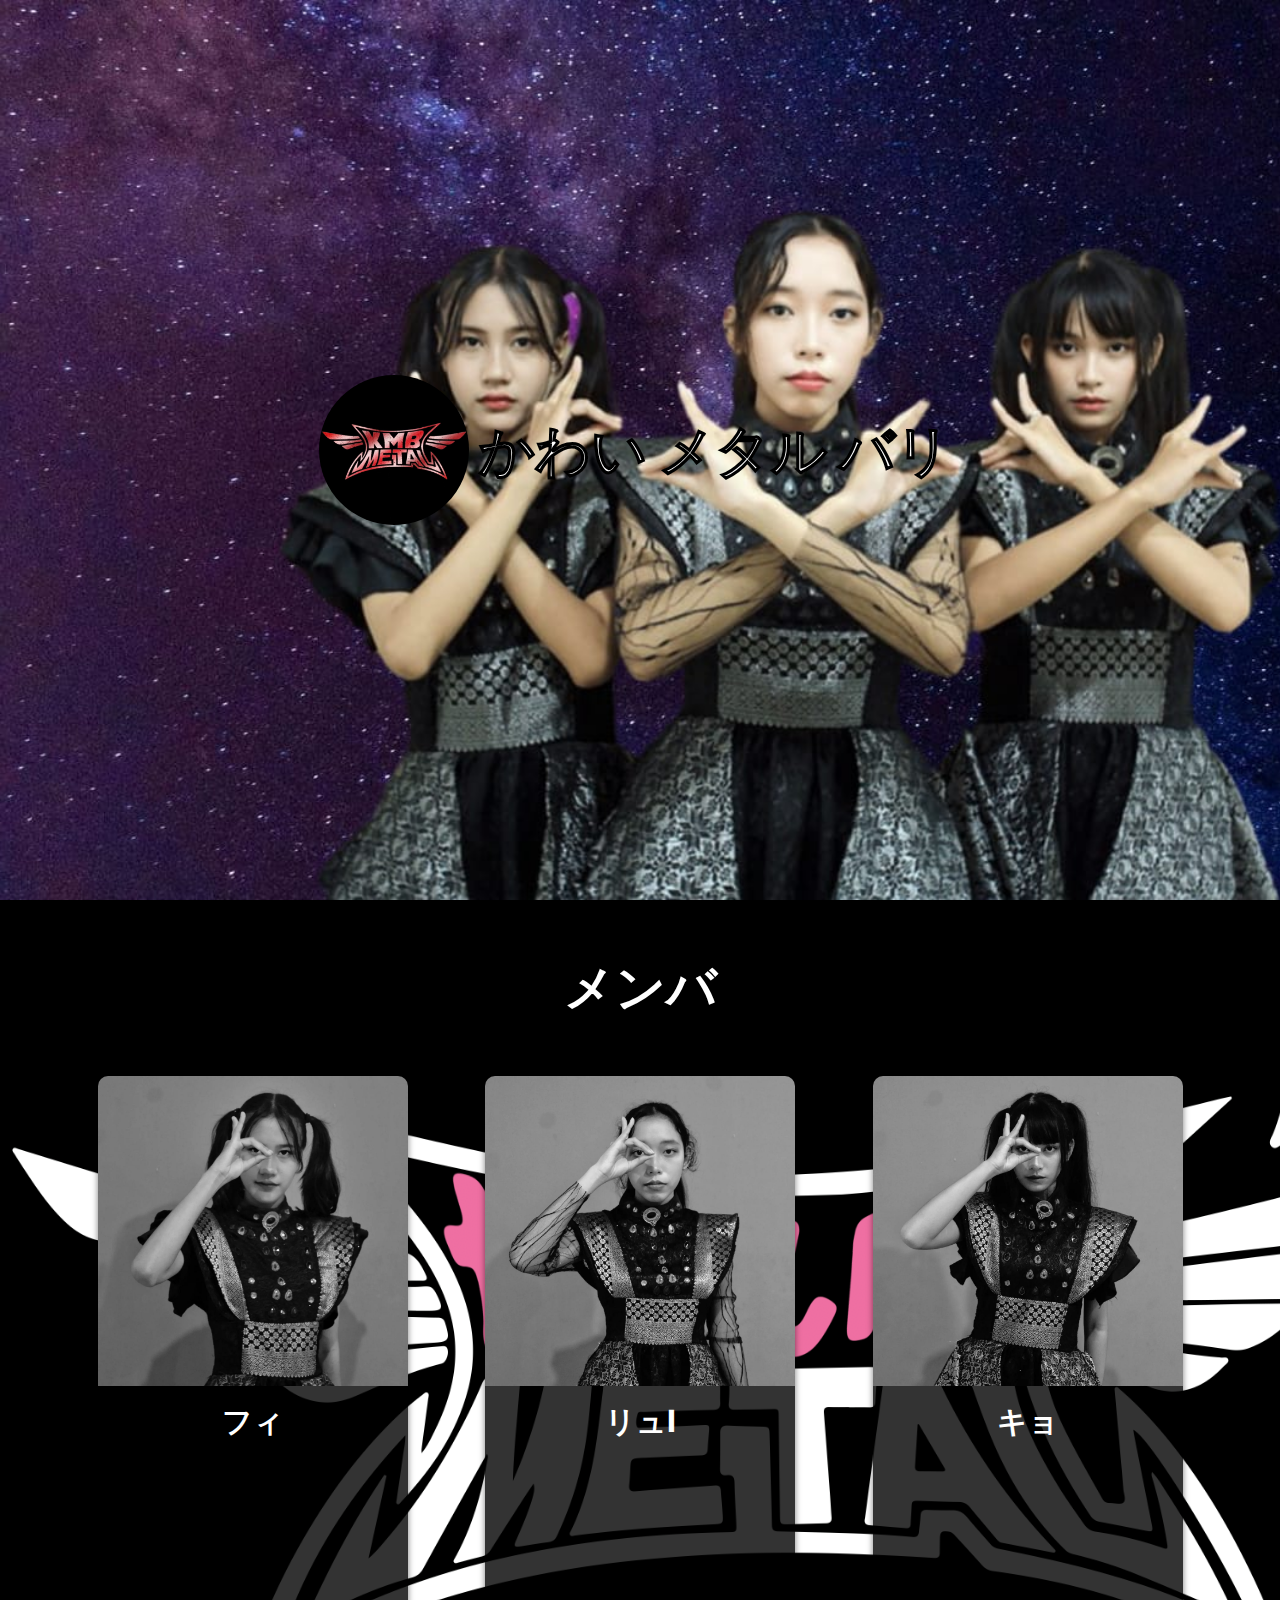
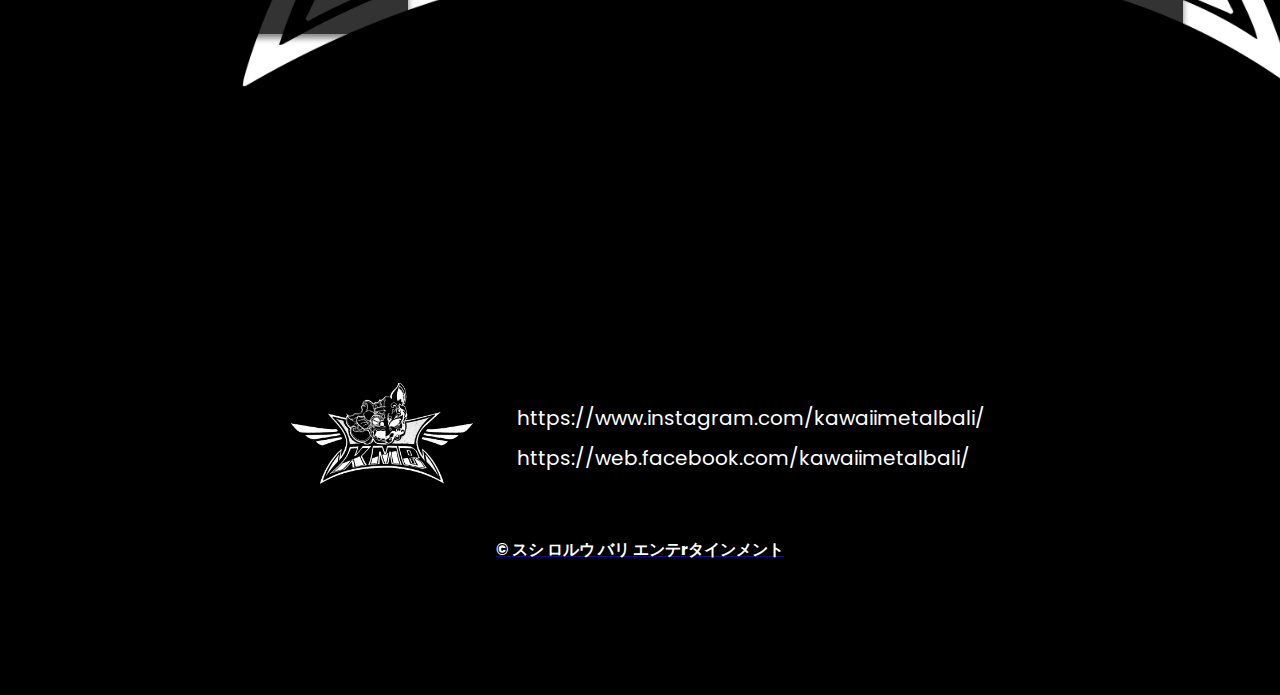
<file: kwb.html>
<!DOCTYPE html>
<html lang="en">
  <head>
    <meta charset="UTF-8" />
    <meta name="viewport" content="width=device-width, initial-scale=1.0" />
    <link rel="icon" href="asset/img/kwb/bg-2.jpg" />
    <link rel="preconnect" href="https://fonts.googleapis.com" />
    <link rel="preconnect" href="https://fonts.gstatic.com" crossorigin />
    <link
      href="https://fonts.googleapis.com/css2?family=Poppins:wght@400;500;600;700&display=swap"
      rel="stylesheet"
    />
    <link
      rel="stylesheet"
      href="https://cdnjs.cloudflare.com/ajax/libs/font-awesome/6.4.2/css/all.min.css"
      integrity="sha512-z3gLpd7yknf1YoNbCzqRKc4qyor8gaKU1qmn+CShxbuBusANI9QpRohGBreCFkKxLhei6S9CQXFEbbKuqLg0DA=="
      crossorigin="anonymous"
      referrerpolicy="no-referrer"
    />
    <link rel="stylesheet" href="asset/css/kwb.css" />
    <title>かわい メタル バリ</title>
  </head>
  <body>
    <header>
      <div class="container-header">
        <img src="asset/img/kwb/bg-2.jpg" alt="" />
        <a href="#part"><h1>かわい メタル バリ</h1></a>
      </div>
    </header>
    <!-- member -->
    <div class="members" id="part">
      <div class="container">
        <div class="title">メンバ</div>
        <div class="member">
          <section class="profile">
            <div class="imgwrap">
              <img src="asset/img/kwb/member/sovi.jpg" alt="" />
              <img
                src="asset/img/kwb/member/vii-metal.jpg"
                class="hover-img"
                alt=""
              />
            </div>
            <div class="cardwrap">
              <h3>フィ</h3>
            </div>
            <a href="https://www.instagram.com/sovi__aa/" target="_blank">
              <i class="fa-brands fa-instagram logo"></i>
            </a>
          </section>
          <section class="profile">
            <div class="imgwrap">
              <img src="asset/img/kwb/member/ruu.jpg" alt="" />
              <img
                src="asset/img/kwb/member/ruu-metal.jpg"
                class="hover-img"
                alt=""
              />
            </div>
            <div class="cardwrap">
              <h3>リュl</h3>
            </div>
            <a href="https://www.instagram.com/artelune_s/" target="_blank">
              <i class="fa-brands fa-instagram logo"></i>
            </a>
          </section>
          <section class="profile">
            <div class="imgwrap">
              <img src="asset/img/kwb/member/kyo.jpg" alt="" />
              <img
                src="asset/img/kwb/member/kyo-metal.jpg"
                class="hover-img"
                alt=""
              />
            </div>
            <div class="cardwrap">
              <h3>キョ</h3>
            </div>
            <a href="https://www.instagram.com/kyooo_miii/" target="_blank">
              <i class="fa-brands fa-instagram logo"></i>
            </a>
          </section>
        </div>
      </div>
    </div>
    <!-- end -->

    <!-- footer -->
    <div class="footer">
      <footer>
        <div class="container">
          <div class="incontainer">
            <img src="asset/img/kwb/kwb.png" alt="" class="logo" />
            <div class="social">
              <ul>
                <li>
                  <i class="fa-brands fa-instagram"></i>
                  <a
                    href="https://www.instagram.com/kawaiimetalbali/"
                    target="_blank"
                    >https://www.instagram.com/kawaiimetalbali/</a
                  >
                </li>
                <li>
                  <i class="fa-brands fa-facebook"></i>
                  <a
                    target="_blank"
                    href="https://web.facebook.com/kawaiimetalbali/"
                    >https://web.facebook.com/kawaiimetalbali/</a
                  >
                </li>
              </ul>
            </div>
          </div>
          <a href="https://www.instagram.com/sushirollbali">
            <h4>&copy; スシ ロルウ バリ エンテrタインメント</h4>
          </a>
        </div>
      </footer>
    </div>
  </body>
</html>
</file>
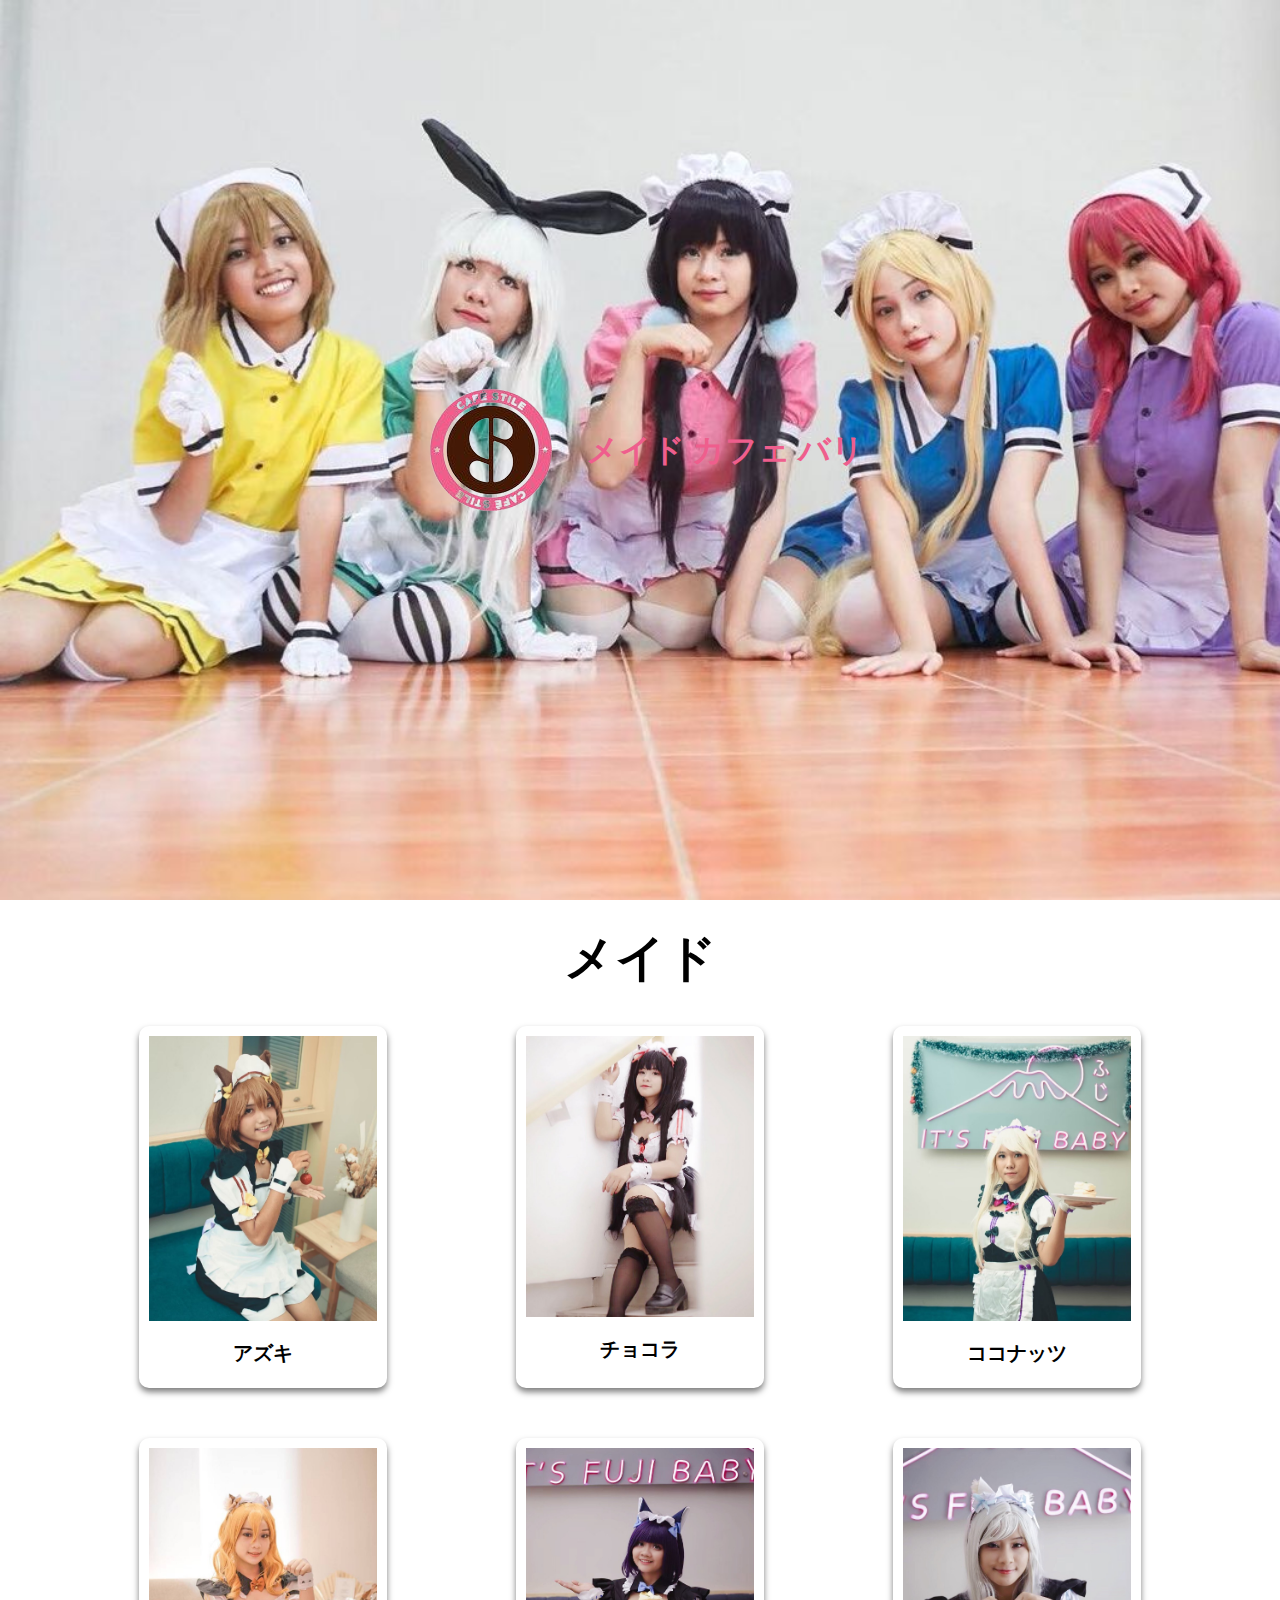
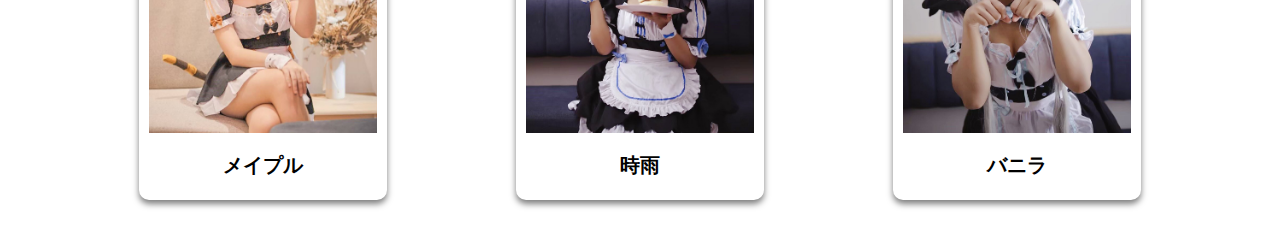
<file: maidcafe.html>
<!DOCTYPE html>
<html lang="en">
  <head>
    <meta charset="UTF-8" />
    <meta name="viewport" content="width=device-width, initial-scale=1.0" />
    <link rel="icon" href="asset/img/maidcafe/original-logo.jpg" />
    <link rel="preconnect" href="https://fonts.googleapis.com" />
    <link rel="preconnect" href="https://fonts.gstatic.com" crossorigin />
    <link
      href="https://fonts.googleapis.com/css2?family=Poppins:wght@400;500;600;700&display=swap"
      rel="stylesheet"
    />
    <link
      rel="stylesheet"
      href="https://cdnjs.cloudflare.com/ajax/libs/font-awesome/6.4.2/css/all.min.css"
      integrity="sha512-z3gLpd7yknf1YoNbCzqRKc4qyor8gaKU1qmn+CShxbuBusANI9QpRohGBreCFkKxLhei6S9CQXFEbbKuqLg0DA=="
      crossorigin="anonymous"
      referrerpolicy="no-referrer"
    />
    <link rel="stylesheet" href="asset/css/maidcafe.css" />
    <title>メイド カフェ バリ</title>
  </head>
  <body>
    <header>
      <div class="container-header">
        <img src="asset/img/maidcafe/maid-cafe-logo.png" alt="" />
        <h1>メイド カフェ バリ</h1>
        <div class="navbar"></div>
      </div>
    </header>
    <!--  -->

    <!-- member -->
    <div class="members">
      <div class="container">
        <div class="title">メイド</div>
        <div class="member">
          <section class="profile">
            <div class="imgwrap">
              <img src="asset/img/maidcafe/member/Azuki_アズキ.jpg" alt="" />
            </div>
            <div class="card">
              <h3>アズキ</h3>
            </div>
          </section>
          <section class="profile">
            <div class="imgwrap">
              <img
                src="asset/img/maidcafe/member/Chocola_チョコラ.jpg"
                alt=""
              />
            </div>
            <div class="card">
              <h3>チョコラ</h3>
            </div>
          </section>
          <section class="profile">
            <div class="imgwrap">
              <img
                src="asset/img/maidcafe/member/kokonat_ココナッツ.jpg"
                alt=""
              />
            </div>
            <div class="card">
              <h3>ココナッツ</h3>
            </div>
          </section>
        </div>

        <div class="member">
          <section class="profile">
            <div class="imgwrap">
              <img src="asset/img/maidcafe/member/Maple_メイプル.jpg" alt="" />
            </div>
            <div class="card">
              <h3>メイプル</h3>
            </div>
          </section>
          <section class="profile">
            <div class="imgwrap">
              <img src="asset/img/maidcafe/member/Shigure_時雨.jpg" alt="" />
            </div>
            <div class="card">
              <h3>時雨</h3>
            </div>
          </section>
          <section class="profile">
            <div class="imgwrap">
              <img src="asset/img/maidcafe/member/Vanilla_バニラ.jpg" alt="" />
            </div>
            <div class="card">
              <h3>バニラ</h3>
            </div>
          </section>
        </div>
      </div>
    </div>
    <!-- end -->
  </body>
</html>
</file>
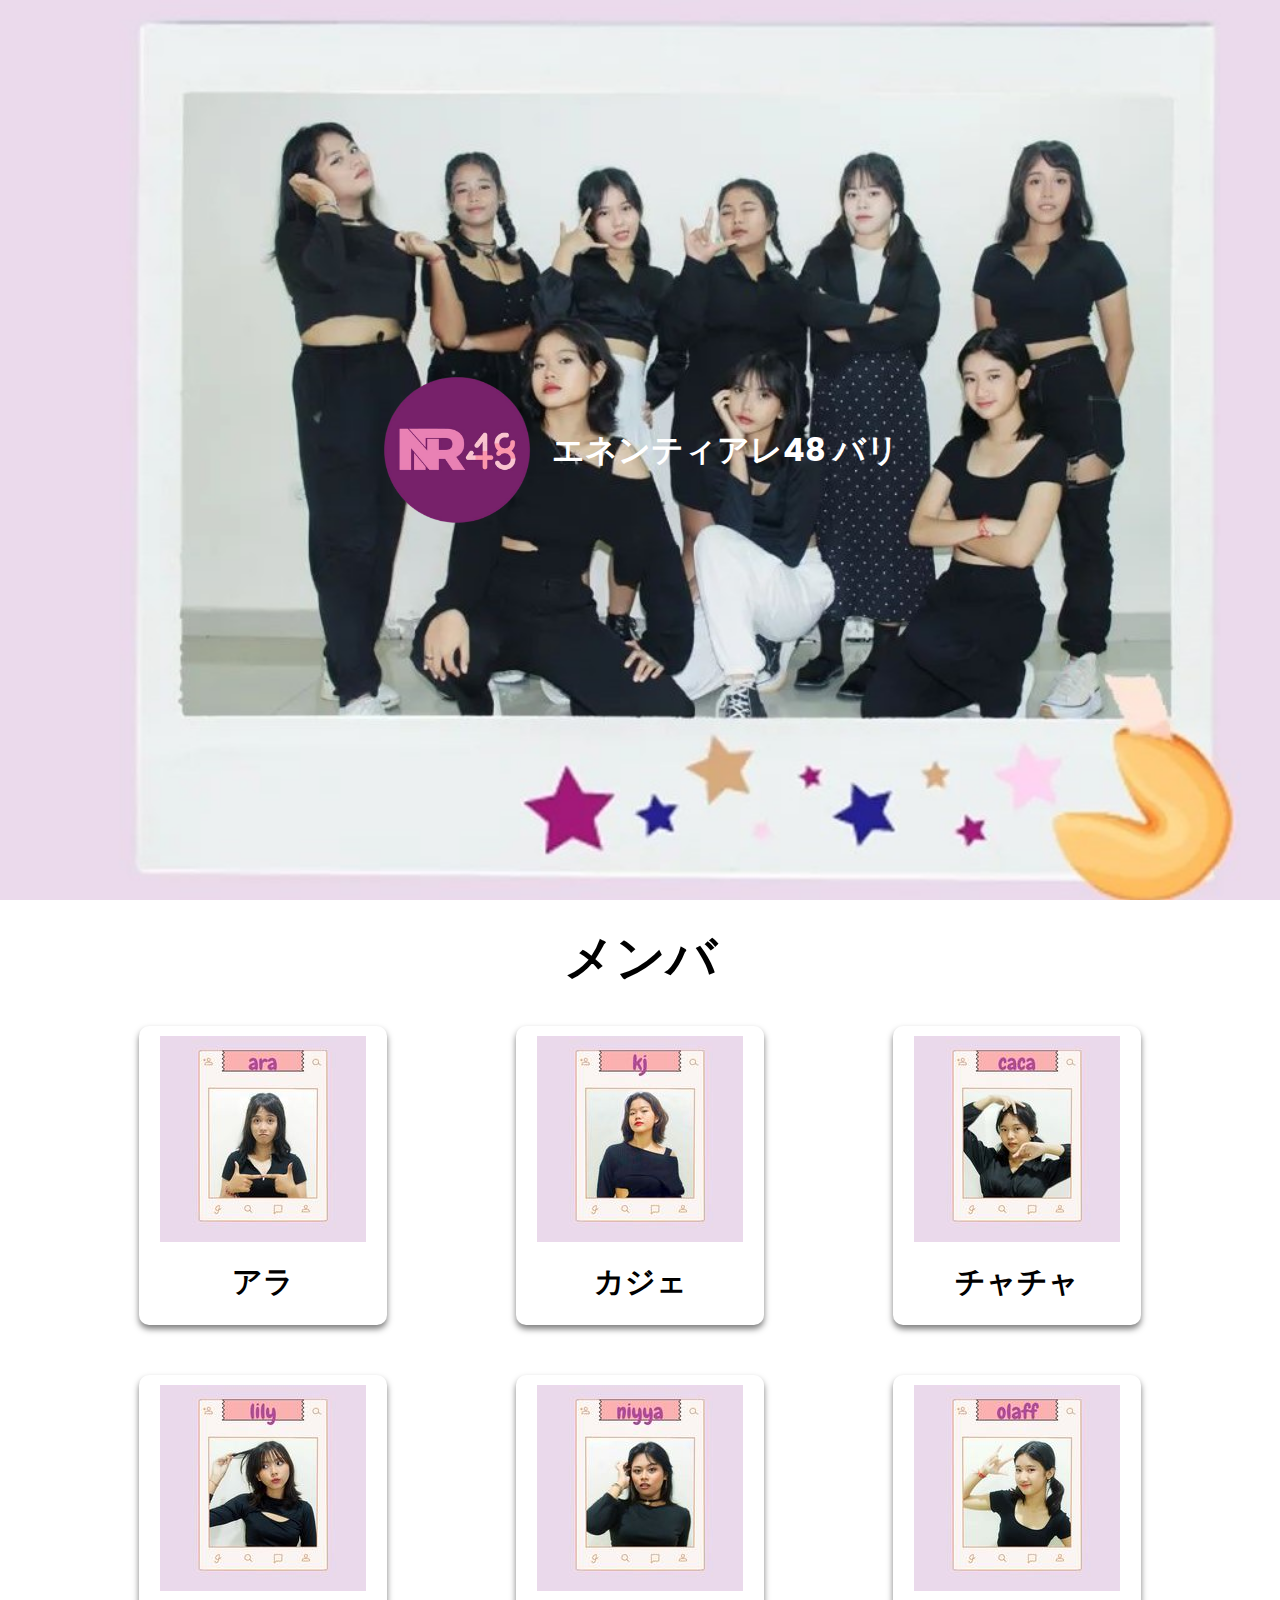
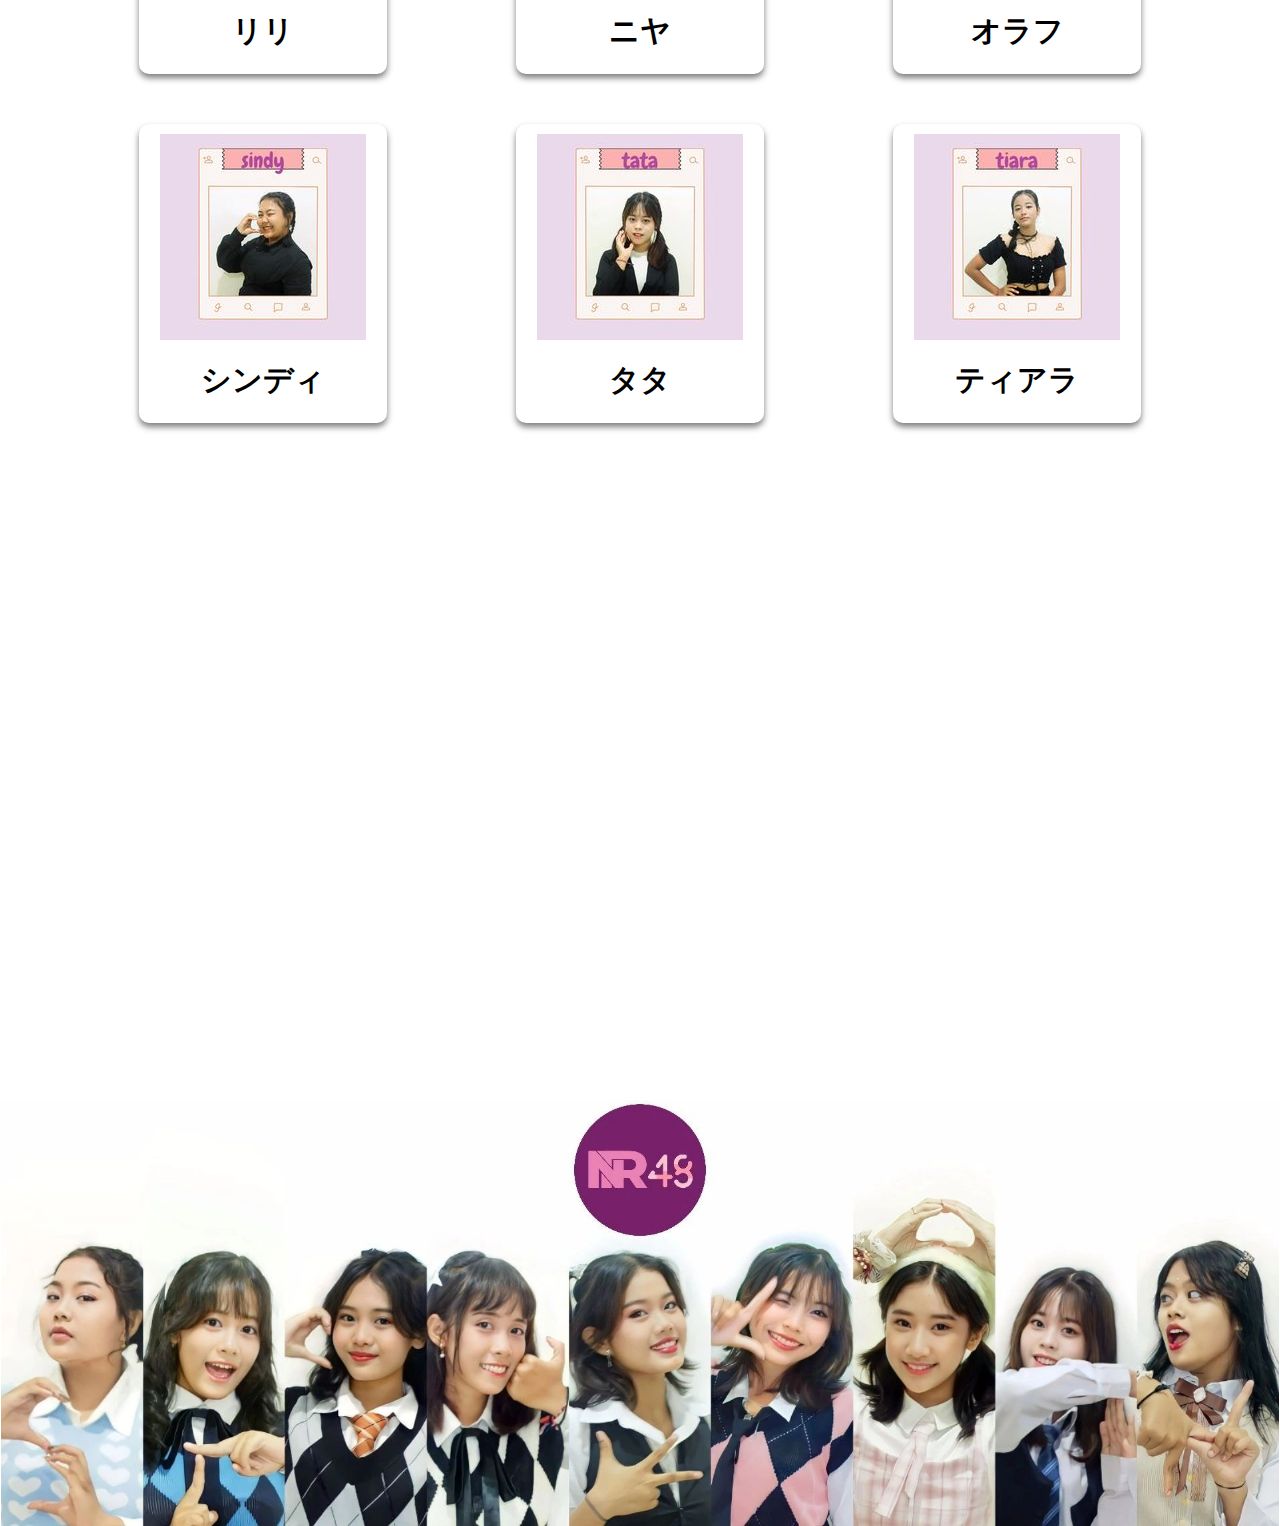
<file: ntr.html>
<!DOCTYPE html>
<html lang="en">
  <head>
    <meta charset="UTF-8" />
    <meta name="viewport" content="width=device-width, initial-scale=1.0" />
    <link rel="icon" href="asset/img/ntr/ntr.png" />
    <link rel="preconnect" href="https://fonts.googleapis.com" />
    <link rel="preconnect" href="https://fonts.gstatic.com" crossorigin />
    <link
      href="https://fonts.googleapis.com/css2?family=Poppins:wght@400;500;600;700&display=swap"
      rel="stylesheet"
    />
    <link
      rel="stylesheet"
      href="https://cdnjs.cloudflare.com/ajax/libs/font-awesome/6.4.2/css/all.min.css"
      integrity="sha512-z3gLpd7yknf1YoNbCzqRKc4qyor8gaKU1qmn+CShxbuBusANI9QpRohGBreCFkKxLhei6S9CQXFEbbKuqLg0DA=="
      crossorigin="anonymous"
      referrerpolicy="no-referrer"
    />
    <link rel="stylesheet" href="asset/css/ntr.css" />
    <title>ネンティアレ48</title>
  </head>
  <body>
    <header>
      <div class="container-header">
        <img src="asset/img/ntr/ntr.png" alt="" />
        <h1>エネンティアレ48 バリ</h1>
        <div class="navbar"></div>
      </div>
    </header>
    <!--  -->

    <!-- member -->
    <div class="members">
      <div class="container">
        <div class="title">メンバ</div>
        <div class="member">
          <section class="profile">
            <div class="imgwrap">
              <img src="asset/img/ntr/member/ara-ntr.jpg" alt="" />
            </div>
            <div class="card">
              <h3>アラ</h3>
              <div class="social">
                <li>
                  <a href="https://www.instagram.com/miraahp/" target="_blank">
                    <i class="fa-brands fa-instagram"></i>
                  </a>
                </li>
              </div>
            </div>
          </section>
          <section class="profile">
            <div class="imgwrap">
              <img src="asset/img/ntr/member/jk-ntr.jpg" alt="" />
            </div>
            <div class="card">
              <h3>カジェ</h3>
              <div class="social">
                <li>
                  <a
                    href="https://www.instagram.com/kiranajuarez/"
                    target="_blank"
                  >
                    <i class="fa-brands fa-instagram" class="logo"></i>
                  </a>
                </li>
              </div>
            </div>
          </section>
          <section class="profile">
            <div class="imgwrap">
              <img src="asset/img/ntr/member/caca-ntr.jpg" alt="" />
            </div>
            <div class="card">
              <h3>チャチャ</h3>
              <div class="social">
                <li>
                  <a
                    href="https://www.instagram.com/cacafilles/"
                    target="_blank"
                  >
                    <i class="fa-brands fa-instagram"></i>
                  </a>
                </li>
              </div>
            </div>
          </section>
        </div>

        <div class="member">
          <section class="profile">
            <div class="imgwrap">
              <img src="asset/img/ntr/member/lily-ntr.jpg" alt="" />
            </div>
            <div class="card">
              <h3>リリ</h3>
              <div class="social">
                <li>
                  <a
                    href="https://www.instagram.com/__liliaa.a/"
                    target="_blank"
                  >
                    <i class="fa-brands fa-instagram"></i>
                  </a>
                </li>
              </div>
            </div>
          </section>
          <section class="profile">
            <div class="imgwrap">
              <img src="asset/img/ntr/member/miyya-ntr.jpg" alt="" />
            </div>
            <div class="card">
              <h3>ニヤ</h3>
              <div class="social">
                <li>
                  <a href=https://www.instagram.com/vaniiananta/" target="_blank">
                    <i class="fa-brands fa-instagram" class="logo"></i>
                  </a>
                </li>
              </div>
            </div>
          </section>
          <section class="profile">
            <div class="imgwrap">
              <img src="asset/img/ntr/member/olaf-ntr.jpg" alt="" />
            </div>
            <div class="card">
              <h3>オラフ</h3>
              <div class="social">
                <li>
                  <a href="https://www.instagram.com/da1jin/" target="_blank">
                    <i class="fa-brands fa-instagram"></i>
                  </a>
                </li>
              </div>
            </div>
          </section>
        </div>

        <div class="member">
          <section class="profile">
            <div class="imgwrap">
              <img src="asset/img/ntr/member/sindy-ntr.jpg" alt="" />
            </div>
            <div class="card">
              <h3>シンディ</h3>
              <div class="social">
                <li>
                  <a href="https://www.instagram.com/ptusiniantarii._/" target="_blank">
                    <i class="fa-brands fa-instagram"></i>
                  </a>
                </li>
              </div>
            </div>
          </section>
          <section class="profile">
            <div class="imgwrap">
              <img src="asset/img/ntr/member/tata-ntr.jpg" alt="" />
            </div>
            <div class="card">
              <h3>タタ</h3>
              <div class="social">
                <li>
                  <a href="https://www.instagram.com/cloudpje89/" target="_blank">
                    <i class="fa-brands fa-instagram" class="logo"></i>
                  </a>
                </li>
              </div>
            </div>
          </section>
          <section class="profile">
            <div class="imgwrap">
              <img src="asset/img/ntr/member/tiara-ntr.jpg" alt="" />
            </div>
            <div class="card">
              <h3>ティアラ</h3>
              <div class="social">
                <li>
                  <a href="#">
                    <i class="fa-brands fa-instagram"></i>
                  </a>
                </li>
              </div>
            </div>
          </section>
        </div>
      </div>
    </div>
    <!-- end -->
    <div class="album">
      <div class="container-img">
        <img src="asset/img/ntr/abm-1.jpg" alt="">
        <img src="asset/img/ntr/abm-2.jpg" alt="">
        <img src="asset/img/ntr/abm-3.jpg" alt="">
      </div>
    </div>
  </body>
</html>
</file>
<file: asset/css/kwb.css>
* {
  padding: 0;
  margin: 0;
  box-sizing: border-box;
  font-family: "Poppins", sans-serif;
}

.container-header {
  width: 100%;
  height: 100vh;
  background-repeat: no-repeat;
  background-size: cover;
  background-image: url("../img/kwb/kwb-bg.jpg");
  background-attachment: fixed;
  display: flex;
  align-items: center;
  justify-content: center;
}

.container-header img {
  width: 150px;
  border-radius: 50%;
}

.container-header a {
  list-style: none;
  text-decoration: none;
  font-family: "Poppins", sans-serif;
}

.container-header h1 {
  font-size: 55px;
  color: white;
  padding: 10px;
  font-weight: bold;
  -webkit-text-stroke: 1.5px black;
}

.members {
  width: 100%;
  height: 110vh;
  background: url("../img/kwb/kwb.jpg");
  background-size: cover;
  background-repeat: no-repeat;
}

.members {
  padding: 20px;
}

.container .title {
  text-align: center;
  font-size: 50px;
  font-weight: bold;
  color: white;
  margin-top: 30px;
  margin-bottom: 30px;
}

.container .member {
  padding-top: 20px;
  display: flex;
  justify-content: space-evenly;
}

.container .member .profile {
  text-align: center;
  position: relative;
  display: inline-block;
  width: 25%;
  height: 62vh;
  overflow: hidden;
  background: rgba(0, 0, 0, 0.8);
  border-radius: 10px;
  box-shadow: 0 4px 6px rgba(0, 0, 0, 0.508);
  transition: all 0.3s ease;
}

.container .member .profile img {
  width: 100%;
  border-radius: 10 0;
  transition: all linear 0.7s;
}

/* hover img */

.container .member .profile img.hover-img {
  width: 100%;
  border-radius: 10 0;
  position: absolute;
  opacity: 0;
}

.container .member .profile:hover img {
  position: absolute;
  top: 0;
  left: 0;
  opacity: 0;
}

.container .member .profile:hover img.hover-img {
  position: relative;
  opacity: 1;
}

/* end hover img*/

.container .member .profile {
  font-size: 30px;
  list-style: none;
  text-decoration: none;
}

.container .member .profile .cardwrap h3 {
  font-weight: bold;
  color: white;
  font-size: 30px;
  opacity: 1;
}

.container .member .profile:hover h3 {
  position: absolute;
  top: 0;
  left: 0;
  opacity: 0;
}

.container .member .profile a i {
  color: white;
  font-size: 50px;
  opacity: 0;
}

.container .member .profile:hover a i {
  opacity: 1;
}

/* end--- ngide dikit wkwk */

.footer {
  width: 100%;
  height: 45vh;
  background-color: black;
  color: white;
  padding-top: 90px;
}

.footer .container h4 {
  color: white;
  padding-top: 50px;
  text-align: center;
}

.footer .container h4:hover {
  color: #fe6100;
  font-weight: bold;
}

.container .incontainer img {
  width: 15%;
}

.container .incontainer {
  display: flex;
  align-items: center;
  justify-content: center;
}

.container .incontainer .social {
  padding-left: 30px;
  padding-right: 10px;
}

.container .incontainer .social ul li {
  list-style: none;
  display: flex;
  align-items: center;
}

.container .incontainer .social ul li a {
  text-decoration: none;
  padding-left: 10px;
  color: white;
  font-size: 20px;
  padding-top: 10px;
}

.container .incontainer .social ul li i {
  font-size: 20px;
  padding-top: 10px;
}

.container .incontainer .social ul li a:hover {
  color: #fe6100;
}

.container .incontainer .social ul li:hover {
  color: #fe6100;
}
</file>
<file: asset/css/maidcafe.css>
* {
  padding: 0;
  margin: 0;
  box-sizing: border-box;
  font-family: "Poppins", sans-serif;
}

.container-header {
  width: 100%;
  height: 100vh;
  background-repeat: no-repeat;
  background-size: cover;
  background-image: url("../img/maidcafe/bg-2.jpg");
  background-attachment: fixed;
  display: flex;
  align-items: center;
  justify-content: center;
}

.container-header img {
  width: 150px;
}

.container-header h1 {
  padding-left: 20px;
  font-weight: bold;
  color: #ef5e8d;
}

.members {
  width: 100%;
  height: 100vh;
}

.members .container {
  padding: 20px;
}

.container .title {
  text-align: center;
  font-size: 50px;
  font-weight: bold;
}

.container .member {
  padding-top: 20px;
  display: flex;
  justify-content: space-evenly;
}

.container .member .profile {
  text-align: center;
  width: 20%;
  margin: 10px;
  margin-bottom: 20px;
  padding: 10px;
  background: rgba(0, 0, 0, 0);
  border-radius: 10px;
  box-shadow: 0 4px 6px rgba(0, 0, 0, 0.508);
  text-align: center;
  transition: all 0.3s ease;
}

.container .member .profile .imgwrap img {
  width: 100%;
}

.container .member .profile .card {
  list-style: none;
  text-decoration: none;
  padding: 10px;
}

.container .member .profile .card h3 {
  font-weight: bold;
  font-size: 20px;
}

.container .member .profile:hover {
  transform: scale(1.2);
  background-color: #ef5e8d;
  color: white;
}
</file>
<file: asset/css/ntr.css>
* {
  padding: 0;
  margin: 0;
  box-sizing: border-box;
  font-family: "Poppins", sans-serif;
  scroll-behavior: smooth;
}

.container-header {
  width: 100%;
  height: 100vh;
  background-repeat: no-repeat;
  background-size: cover;
  background-image: url("../img/ntr/bg1.jpg");
  background-attachment: fixed;
  display: flex;
  align-items: center;
  justify-content: center;
}

.container-header img {
  width: 150px;
}

.container-header h1 {
  color: white;
  padding-left: 20px;
  font-weight: bold;
}

/* .container-header .navbar {
    width: 100%;
    position: absolute;
    top: 0;
    left: 0;
    padding: 20px 8%;
    display: flex;
    align-items: center;
  }
  
  .container-header .navbar h1 {
    padding-left: 20px;
    font-weight: bold;
  }
  
  .container-header .navbar img {
    width: 100px;
  } */

.members {
  width: 100%;
  height: 200vh;
}

.members .container {
  padding: 20px;
}

.container .title {
  text-align: center;
  font-size: 50px;
  font-weight: bold;
}

.container .member {
  padding-top: 20px;
  display: flex;
  justify-content: space-evenly;
}

.container .member .profile {
  text-align: center;
  width: 20%;
  margin: 10px;
  margin-bottom: 20px;
  padding: 10px;
  background: rgba(0, 0, 0, 0);
  border-radius: 10px;
  box-shadow: 0 4px 6px rgba(0, 0, 0, 0.508);
  text-align: center;
  transition: all 0.3s ease;
}

.container .member .profile .card {
  list-style: none;
  text-decoration: none;
  padding: 10px;
}

.container .member .profile .card h3 {
  font-weight: bold;
  font-size: 30px;
}

.container .member .profile .card .social {
  font-size: 30px;
  /* color: black; */
}

.container .member .profile .card li a i {
  color: black;
}

.container .member .profile:hover {
  transform: scale(1.2);
  cursor: pointer;
  background-color: #77216a;
  color: white;
}

.container .member .profile .card li a i:hover {
  color: white;
}

/* .album {
    width: 100%;
    height: 100vh;
  } */

.album .container-img {
  display: flex;
  flex-direction: row;
  justify-content: center;
}
.album .container-img img {
  width: 33.3%;
}
</file>
